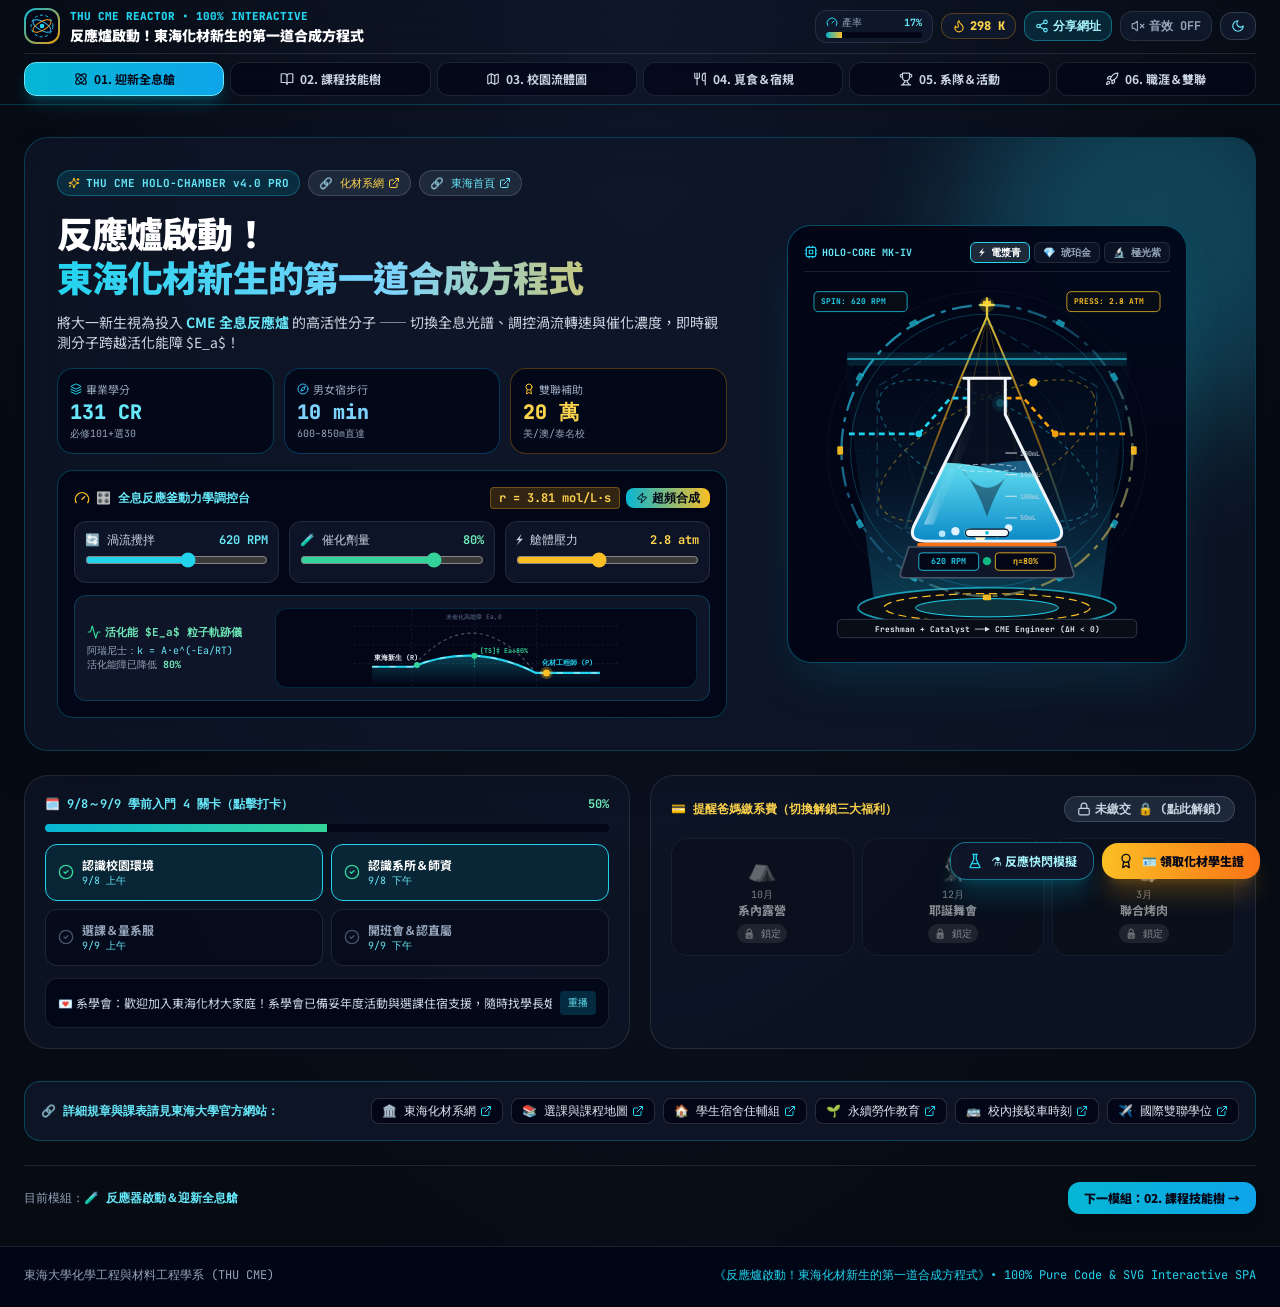
<file: index.html>
<!doctype html>
<html lang="zh-TW" class="dark">

<head>
  <meta charset="UTF-8" />
  <meta name="viewport" content="width=device-width, initial-scale=1.0, maximum-scale=5.0" />
  <title>反應爐啟動！東海化材新生的第一道合成方程式 | THU CME Reactor Console</title>
  <link rel="preconnect" href="https://fonts.googleapis.com">
  <link rel="preconnect" href="https://fonts.gstatic.com" crossorigin>
  <link
    href="https://fonts.googleapis.com/css2?family=Inter:wght@400;600;700;900&family=JetBrains+Mono:wght@400;600;700;800&family=Noto+Sans+TC:wght@400;500;700;900&display=swap"
    rel="stylesheet">
  <script type="module" crossorigin src="./assets/index-CS0-cRjy.js"></script>
  <link rel="stylesheet" crossorigin href="./assets/index-CqMVUluz.css">
</head>

<body
  class="bg-[#060B14] text-slate-100 antialiased selection:bg-cyan-500/30 selection:text-cyan-200 overflow-x-hidden">
  <div id="root"></div>
</body>

</html>
</file>
<file: assets/index-CqMVUluz.css>
*,:before,:after{--tw-border-spacing-x: 0;--tw-border-spacing-y: 0;--tw-translate-x: 0;--tw-translate-y: 0;--tw-rotate: 0;--tw-skew-x: 0;--tw-skew-y: 0;--tw-scale-x: 1;--tw-scale-y: 1;--tw-pan-x: ;--tw-pan-y: ;--tw-pinch-zoom: ;--tw-scroll-snap-strictness: proximity;--tw-gradient-from-position: ;--tw-gradient-via-position: ;--tw-gradient-to-position: ;--tw-ordinal: ;--tw-slashed-zero: ;--tw-numeric-figure: ;--tw-numeric-spacing: ;--tw-numeric-fraction: ;--tw-ring-inset: ;--tw-ring-offset-width: 0px;--tw-ring-offset-color: #fff;--tw-ring-color: rgb(59 130 246 / .5);--tw-ring-offset-shadow: 0 0 #0000;--tw-ring-shadow: 0 0 #0000;--tw-shadow: 0 0 #0000;--tw-shadow-colored: 0 0 #0000;--tw-blur: ;--tw-brightness: ;--tw-contrast: ;--tw-grayscale: ;--tw-hue-rotate: ;--tw-invert: ;--tw-saturate: ;--tw-sepia: ;--tw-drop-shadow: ;--tw-backdrop-blur: ;--tw-backdrop-brightness: ;--tw-backdrop-contrast: ;--tw-backdrop-grayscale: ;--tw-backdrop-hue-rotate: ;--tw-backdrop-invert: ;--tw-backdrop-opacity: ;--tw-backdrop-saturate: ;--tw-backdrop-sepia: ;--tw-contain-size: ;--tw-contain-layout: ;--tw-contain-paint: ;--tw-contain-style: }::backdrop{--tw-border-spacing-x: 0;--tw-border-spacing-y: 0;--tw-translate-x: 0;--tw-translate-y: 0;--tw-rotate: 0;--tw-skew-x: 0;--tw-skew-y: 0;--tw-scale-x: 1;--tw-scale-y: 1;--tw-pan-x: ;--tw-pan-y: ;--tw-pinch-zoom: ;--tw-scroll-snap-strictness: proximity;--tw-gradient-from-position: ;--tw-gradient-via-position: ;--tw-gradient-to-position: ;--tw-ordinal: ;--tw-slashed-zero: ;--tw-numeric-figure: ;--tw-numeric-spacing: ;--tw-numeric-fraction: ;--tw-ring-inset: ;--tw-ring-offset-width: 0px;--tw-ring-offset-color: #fff;--tw-ring-color: rgb(59 130 246 / .5);--tw-ring-offset-shadow: 0 0 #0000;--tw-ring-shadow: 0 0 #0000;--tw-shadow: 0 0 #0000;--tw-shadow-colored: 0 0 #0000;--tw-blur: ;--tw-brightness: ;--tw-contrast: ;--tw-grayscale: ;--tw-hue-rotate: ;--tw-invert: ;--tw-saturate: ;--tw-sepia: ;--tw-drop-shadow: ;--tw-backdrop-blur: ;--tw-backdrop-brightness: ;--tw-backdrop-contrast: ;--tw-backdrop-grayscale: ;--tw-backdrop-hue-rotate: ;--tw-backdrop-invert: ;--tw-backdrop-opacity: ;--tw-backdrop-saturate: ;--tw-backdrop-sepia: ;--tw-contain-size: ;--tw-contain-layout: ;--tw-contain-paint: ;--tw-contain-style: }*,:before,:after{box-sizing:border-box;border-width:0;border-style:solid;border-color:#e5e7eb}:before,:after{--tw-content: ""}html,:host{line-height:1.5;-webkit-text-size-adjust:100%;-moz-tab-size:4;-o-tab-size:4;tab-size:4;font-family:Noto Sans TC,Inter,system-ui,sans-serif;font-feature-settings:normal;font-variation-settings:normal;-webkit-tap-highlight-color:transparent}body{margin:0;line-height:inherit}hr{height:0;color:inherit;border-top-width:1px}abbr:where([title]){-webkit-text-decoration:underline dotted;text-decoration:underline dotted}h1,h2,h3,h4,h5,h6{font-size:inherit;font-weight:inherit}a{color:inherit;text-decoration:inherit}b,strong{font-weight:bolder}code,kbd,samp,pre{font-family:JetBrains Mono,monospace;font-feature-settings:normal;font-variation-settings:normal;font-size:1em}small{font-size:80%}sub,sup{font-size:75%;line-height:0;position:relative;vertical-align:baseline}sub{bottom:-.25em}sup{top:-.5em}table{text-indent:0;border-color:inherit;border-collapse:collapse}button,input,optgroup,select,textarea{font-family:inherit;font-feature-settings:inherit;font-variation-settings:inherit;font-size:100%;font-weight:inherit;line-height:inherit;letter-spacing:inherit;color:inherit;margin:0;padding:0}button,select{text-transform:none}button,input:where([type=button]),input:where([type=reset]),input:where([type=submit]){-webkit-appearance:button;background-color:transparent;background-image:none}:-moz-focusring{outline:auto}:-moz-ui-invalid{box-shadow:none}progress{vertical-align:baseline}::-webkit-inner-spin-button,::-webkit-outer-spin-button{height:auto}[type=search]{-webkit-appearance:textfield;outline-offset:-2px}::-webkit-search-decoration{-webkit-appearance:none}::-webkit-file-upload-button{-webkit-appearance:button;font:inherit}summary{display:list-item}blockquote,dl,dd,h1,h2,h3,h4,h5,h6,hr,figure,p,pre{margin:0}fieldset{margin:0;padding:0}legend{padding:0}ol,ul,menu{list-style:none;margin:0;padding:0}dialog{padding:0}textarea{resize:vertical}input::-moz-placeholder,textarea::-moz-placeholder{opacity:1;color:#9ca3af}input::placeholder,textarea::placeholder{opacity:1;color:#9ca3af}button,[role=button]{cursor:pointer}:disabled{cursor:default}img,svg,video,canvas,audio,iframe,embed,object{display:block;vertical-align:middle}img,video{max-width:100%;height:auto}[hidden]:where(:not([hidden=until-found])){display:none}html,body{font-family:Noto Sans TC,Inter,system-ui,-apple-system,sans-serif;overflow-x:hidden;max-width:100vw;-webkit-tap-highlight-color:transparent}.pointer-events-none{pointer-events:none}.static{position:static}.fixed{position:fixed}.absolute{position:absolute}.relative{position:relative}.sticky{position:sticky}.inset-0{top:0;right:0;bottom:0;left:0}.-right-24{right:-6rem}.-top-24{top:-6rem}.bottom-3{bottom:.75rem}.left-3{left:.75rem}.right-3{right:.75rem}.top-0{top:0}.z-0{z-index:0}.z-10{z-index:10}.z-40{z-index:40}.z-50{z-index:50}.mx-auto{margin-left:auto;margin-right:auto}.my-1{margin-top:.25rem;margin-bottom:.25rem}.mb-0\.5{margin-bottom:.125rem}.mb-1{margin-bottom:.25rem}.mb-2{margin-bottom:.5rem}.mb-3{margin-bottom:.75rem}.mb-3\.5{margin-bottom:.875rem}.mb-4{margin-bottom:1rem}.ml-1{margin-left:.25rem}.ml-2{margin-left:.5rem}.mt-0\.5{margin-top:.125rem}.mt-1{margin-top:.25rem}.mt-2{margin-top:.5rem}.mt-3{margin-top:.75rem}.mt-4{margin-top:1rem}.mt-6{margin-top:1.5rem}.mt-8{margin-top:2rem}.line-clamp-1{overflow:hidden;display:-webkit-box;-webkit-box-orient:vertical;-webkit-line-clamp:1}.line-clamp-2{overflow:hidden;display:-webkit-box;-webkit-box-orient:vertical;-webkit-line-clamp:2}.block{display:block}.inline-block{display:inline-block}.flex{display:flex}.inline-flex{display:inline-flex}.grid{display:grid}.hidden{display:none}.h-1\.5{height:.375rem}.h-14{height:3.5rem}.h-16{height:4rem}.h-2{height:.5rem}.h-20{height:5rem}.h-3{height:.75rem}.h-3\.5{height:.875rem}.h-32{height:8rem}.h-36{height:9rem}.h-4{height:1rem}.h-5{height:1.25rem}.h-7{height:1.75rem}.h-9{height:2.25rem}.h-96{height:24rem}.h-auto{height:auto}.h-full{height:100%}.max-h-\[90vh\]{max-height:90vh}.min-h-screen{min-height:100vh}.w-14{width:3.5rem}.w-16{width:4rem}.w-20{width:5rem}.w-3{width:.75rem}.w-3\.5{width:.875rem}.w-4{width:1rem}.w-44{width:11rem}.w-48{width:12rem}.w-5{width:1.25rem}.w-7{width:1.75rem}.w-9{width:2.25rem}.w-96{width:24rem}.w-full{width:100%}.min-w-0{min-width:0px}.max-w-7xl{max-width:80rem}.max-w-\[260px\]{max-width:260px}.max-w-\[290px\]{max-width:290px}.max-w-\[360px\]{max-width:360px}.max-w-full{max-width:100%}.max-w-lg{max-width:32rem}.max-w-md{max-width:28rem}.flex-1{flex:1 1 0%}.shrink-0{flex-shrink:0}.origin-center{transform-origin:center}.scale-\[1\.01\]{--tw-scale-x: 1.01;--tw-scale-y: 1.01;transform:translate(var(--tw-translate-x),var(--tw-translate-y)) rotate(var(--tw-rotate)) skew(var(--tw-skew-x)) skewY(var(--tw-skew-y)) scaleX(var(--tw-scale-x)) scaleY(var(--tw-scale-y))}.scale-\[1\.02\]{--tw-scale-x: 1.02;--tw-scale-y: 1.02;transform:translate(var(--tw-translate-x),var(--tw-translate-y)) rotate(var(--tw-rotate)) skew(var(--tw-skew-x)) skewY(var(--tw-skew-y)) scaleX(var(--tw-scale-x)) scaleY(var(--tw-scale-y))}.transform{transform:translate(var(--tw-translate-x),var(--tw-translate-y)) rotate(var(--tw-rotate)) skew(var(--tw-skew-x)) skewY(var(--tw-skew-y)) scaleX(var(--tw-scale-x)) scaleY(var(--tw-scale-y))}@keyframes bounce{0%,to{transform:translateY(-25%);animation-timing-function:cubic-bezier(.8,0,1,1)}50%{transform:none;animation-timing-function:cubic-bezier(0,0,.2,1)}}.animate-bounce{animation:bounce 1s infinite}@keyframes ping{75%,to{transform:scale(2);opacity:0}}.animate-ping{animation:ping 1s cubic-bezier(0,0,.2,1) infinite}@keyframes pulse{50%{opacity:.5}}.animate-pulse{animation:pulse 2s cubic-bezier(.4,0,.6,1) infinite}.animate-spin{animation:spin 1s linear infinite}.animate-spin-reverse{animation:spin 24s linear infinite reverse}@keyframes spin{to{transform:rotate(360deg)}}.animate-spin-slow{animation:spin 18s linear infinite}.cursor-pointer{cursor:pointer}.select-none{-webkit-user-select:none;-moz-user-select:none;user-select:none}.resize{resize:both}.grid-cols-1{grid-template-columns:repeat(1,minmax(0,1fr))}.grid-cols-2{grid-template-columns:repeat(2,minmax(0,1fr))}.grid-cols-3{grid-template-columns:repeat(3,minmax(0,1fr))}.flex-row{flex-direction:row}.flex-col{flex-direction:column}.flex-wrap{flex-wrap:wrap}.items-start{align-items:flex-start}.items-center{align-items:center}.justify-center{justify-content:center}.justify-between{justify-content:space-between}.gap-1{gap:.25rem}.gap-1\.5{gap:.375rem}.gap-2{gap:.5rem}.gap-2\.5{gap:.625rem}.gap-3{gap:.75rem}.gap-3\.5{gap:.875rem}.gap-4{gap:1rem}.gap-5{gap:1.25rem}.gap-6{gap:1.5rem}.space-y-1>:not([hidden])~:not([hidden]){--tw-space-y-reverse: 0;margin-top:calc(.25rem * calc(1 - var(--tw-space-y-reverse)));margin-bottom:calc(.25rem * var(--tw-space-y-reverse))}.space-y-1\.5>:not([hidden])~:not([hidden]){--tw-space-y-reverse: 0;margin-top:calc(.375rem * calc(1 - var(--tw-space-y-reverse)));margin-bottom:calc(.375rem * var(--tw-space-y-reverse))}.space-y-2>:not([hidden])~:not([hidden]){--tw-space-y-reverse: 0;margin-top:calc(.5rem * calc(1 - var(--tw-space-y-reverse)));margin-bottom:calc(.5rem * var(--tw-space-y-reverse))}.space-y-2\.5>:not([hidden])~:not([hidden]){--tw-space-y-reverse: 0;margin-top:calc(.625rem * calc(1 - var(--tw-space-y-reverse)));margin-bottom:calc(.625rem * var(--tw-space-y-reverse))}.space-y-3>:not([hidden])~:not([hidden]){--tw-space-y-reverse: 0;margin-top:calc(.75rem * calc(1 - var(--tw-space-y-reverse)));margin-bottom:calc(.75rem * var(--tw-space-y-reverse))}.space-y-3\.5>:not([hidden])~:not([hidden]){--tw-space-y-reverse: 0;margin-top:calc(.875rem * calc(1 - var(--tw-space-y-reverse)));margin-bottom:calc(.875rem * var(--tw-space-y-reverse))}.space-y-4>:not([hidden])~:not([hidden]){--tw-space-y-reverse: 0;margin-top:calc(1rem * calc(1 - var(--tw-space-y-reverse)));margin-bottom:calc(1rem * var(--tw-space-y-reverse))}.space-y-5>:not([hidden])~:not([hidden]){--tw-space-y-reverse: 0;margin-top:calc(1.25rem * calc(1 - var(--tw-space-y-reverse)));margin-bottom:calc(1.25rem * var(--tw-space-y-reverse))}.overflow-hidden{overflow:hidden}.overflow-visible{overflow:visible}.overflow-y-auto{overflow-y:auto}.overflow-x-hidden{overflow-x:hidden}.truncate{overflow:hidden;text-overflow:ellipsis;white-space:nowrap}.break-words{overflow-wrap:break-word}.rounded{border-radius:.25rem}.rounded-2xl{border-radius:1rem}.rounded-3xl{border-radius:1.5rem}.rounded-\[10px\]{border-radius:10px}.rounded-full{border-radius:9999px}.rounded-lg{border-radius:.5rem}.rounded-md{border-radius:.375rem}.rounded-xl{border-radius:.75rem}.border{border-width:1px}.border-2{border-width:2px}.border-b{border-bottom-width:1px}.border-t{border-top-width:1px}.border-amber-300{--tw-border-opacity: 1;border-color:rgb(252 211 77 / var(--tw-border-opacity, 1))}.border-amber-400{--tw-border-opacity: 1;border-color:rgb(251 191 36 / var(--tw-border-opacity, 1))}.border-amber-400\/30{border-color:#fbbf244d}.border-amber-400\/35{border-color:#fbbf2459}.border-amber-400\/40{border-color:#fbbf2466}.border-amber-400\/50{border-color:#fbbf2480}.border-amber-400\/60{border-color:#fbbf2499}.border-amber-400\/80{border-color:#fbbf24cc}.border-amber-500\/30{border-color:#f59e0b4d}.border-cyan-300{--tw-border-opacity: 1;border-color:rgb(103 232 249 / var(--tw-border-opacity, 1))}.border-cyan-400{--tw-border-opacity: 1;border-color:rgb(34 211 238 / var(--tw-border-opacity, 1))}.border-cyan-400\/30{border-color:#22d3ee4d}.border-cyan-400\/40{border-color:#22d3ee66}.border-cyan-400\/50{border-color:#22d3ee80}.border-cyan-400\/60{border-color:#22d3ee99}.border-cyan-500\/20{border-color:#06b6d433}.border-cyan-500\/25{border-color:#06b6d440}.border-cyan-500\/30{border-color:#06b6d44d}.border-cyan-500\/35{border-color:#06b6d459}.border-cyan-500\/40{border-color:#06b6d466}.border-emerald-400{--tw-border-opacity: 1;border-color:rgb(52 211 153 / var(--tw-border-opacity, 1))}.border-emerald-400\/40{border-color:#34d39966}.border-emerald-400\/50{border-color:#34d39980}.border-emerald-400\/60{border-color:#34d39999}.border-emerald-500\/30{border-color:#10b9814d}.border-orange-400\/60{border-color:#fb923c99}.border-purple-400\/50{border-color:#c084fc80}.border-purple-500\/30{border-color:#a855f74d}.border-rose-400\/70{border-color:#fb7185b3}.border-rose-500{--tw-border-opacity: 1;border-color:rgb(244 63 94 / var(--tw-border-opacity, 1))}.border-rose-500\/60{border-color:#f43f5e99}.border-rose-500\/70{border-color:#f43f5eb3}.border-sky-400\/50{border-color:#38bdf880}.border-sky-500\/30{border-color:#0ea5e94d}.border-white\/10{border-color:#ffffff1a}.border-white\/15{border-color:#ffffff26}.border-yellow-400\/50{border-color:#facc1580}.bg-\[\#040914\]{--tw-bg-opacity: 1;background-color:rgb(4 9 20 / var(--tw-bg-opacity, 1))}.bg-\[\#060B14\]{--tw-bg-opacity: 1;background-color:rgb(6 11 20 / var(--tw-bg-opacity, 1))}.bg-amber-400{--tw-bg-opacity: 1;background-color:rgb(251 191 36 / var(--tw-bg-opacity, 1))}.bg-amber-400\/20{background-color:#fbbf2433}.bg-amber-500\/10{background-color:#f59e0b1a}.bg-amber-500\/15{background-color:#f59e0b26}.bg-amber-500\/20{background-color:#f59e0b33}.bg-amber-950\/40{background-color:#451a0366}.bg-amber-950\/45{background-color:#451a0373}.bg-amber-950\/50{background-color:#451a0380}.bg-cyan-500{--tw-bg-opacity: 1;background-color:rgb(6 182 212 / var(--tw-bg-opacity, 1))}.bg-cyan-500\/15{background-color:#06b6d426}.bg-cyan-500\/20{background-color:#06b6d433}.bg-cyan-500\/25{background-color:#06b6d440}.bg-cyan-950{--tw-bg-opacity: 1;background-color:rgb(8 51 68 / var(--tw-bg-opacity, 1))}.bg-cyan-950\/45{background-color:#08334473}.bg-cyan-950\/60{background-color:#08334499}.bg-cyan-950\/85{background-color:#083344d9}.bg-emerald-400{--tw-bg-opacity: 1;background-color:rgb(52 211 153 / var(--tw-bg-opacity, 1))}.bg-emerald-500\/20{background-color:#10b98133}.bg-emerald-500\/25{background-color:#10b98140}.bg-emerald-950\/30{background-color:#022c224d}.bg-emerald-950\/40{background-color:#022c2266}.bg-orange-950\/40{background-color:#43140766}.bg-rose-500{--tw-bg-opacity: 1;background-color:rgb(244 63 94 / var(--tw-bg-opacity, 1))}.bg-rose-500\/20{background-color:#f43f5e33}.bg-rose-950\/45{background-color:#4c051973}.bg-rose-950\/50{background-color:#4c051980}.bg-rose-950\/60{background-color:#4c051999}.bg-rose-950\/80{background-color:#4c0519cc}.bg-sky-500\/20{background-color:#0ea5e933}.bg-slate-800{--tw-bg-opacity: 1;background-color:rgb(30 41 59 / var(--tw-bg-opacity, 1))}.bg-slate-900{--tw-bg-opacity: 1;background-color:rgb(15 23 42 / var(--tw-bg-opacity, 1))}.bg-slate-900\/65{background-color:#0f172aa6}.bg-slate-900\/70{background-color:#0f172ab3}.bg-slate-900\/75{background-color:#0f172abf}.bg-slate-900\/80{background-color:#0f172acc}.bg-slate-900\/90{background-color:#0f172ae6}.bg-slate-900\/95{background-color:#0f172af2}.bg-slate-950{--tw-bg-opacity: 1;background-color:rgb(2 6 23 / var(--tw-bg-opacity, 1))}.bg-slate-950\/40{background-color:#02061766}.bg-slate-950\/50{background-color:#02061780}.bg-slate-950\/60{background-color:#02061799}.bg-slate-950\/65{background-color:#020617a6}.bg-slate-950\/70{background-color:#020617b3}.bg-slate-950\/75{background-color:#020617bf}.bg-slate-950\/80{background-color:#020617cc}.bg-slate-950\/85{background-color:#020617d9}.bg-slate-950\/90{background-color:#020617e6}.bg-slate-950\/95{background-color:#020617f2}.bg-yellow-950\/30{background-color:#4220064d}.bg-\[radial-gradient\(ellipse_at_top\,\#0F172A_0\%\,\#060B14_75\%\)\]{background-image:radial-gradient(ellipse at top,#0f172a,#060b14 75%)}.bg-\[radial-gradient\(ellipse_at_top\,\#E0F2FE_0\%\,\#0F172A_100\%\)\]{background-image:radial-gradient(ellipse at top,#e0f2fe,#0f172a)}.bg-gradient-to-br{background-image:linear-gradient(to bottom right,var(--tw-gradient-stops))}.bg-gradient-to-r{background-image:linear-gradient(to right,var(--tw-gradient-stops))}.from-amber-400{--tw-gradient-from: #fbbf24 var(--tw-gradient-from-position);--tw-gradient-to: rgb(251 191 36 / 0) var(--tw-gradient-to-position);--tw-gradient-stops: var(--tw-gradient-from), var(--tw-gradient-to)}.from-amber-500\/25{--tw-gradient-from: rgb(245 158 11 / .25) var(--tw-gradient-from-position);--tw-gradient-to: rgb(245 158 11 / 0) var(--tw-gradient-to-position);--tw-gradient-stops: var(--tw-gradient-from), var(--tw-gradient-to)}.from-cyan-400{--tw-gradient-from: #22d3ee var(--tw-gradient-from-position);--tw-gradient-to: rgb(34 211 238 / 0) var(--tw-gradient-to-position);--tw-gradient-stops: var(--tw-gradient-from), var(--tw-gradient-to)}.from-cyan-500{--tw-gradient-from: #06b6d4 var(--tw-gradient-from-position);--tw-gradient-to: rgb(6 182 212 / 0) var(--tw-gradient-to-position);--tw-gradient-stops: var(--tw-gradient-from), var(--tw-gradient-to)}.from-cyan-500\/25{--tw-gradient-from: rgb(6 182 212 / .25) var(--tw-gradient-from-position);--tw-gradient-to: rgb(6 182 212 / 0) var(--tw-gradient-to-position);--tw-gradient-stops: var(--tw-gradient-from), var(--tw-gradient-to)}.from-emerald-500\/25{--tw-gradient-from: rgb(16 185 129 / .25) var(--tw-gradient-from-position);--tw-gradient-to: rgb(16 185 129 / 0) var(--tw-gradient-to-position);--tw-gradient-stops: var(--tw-gradient-from), var(--tw-gradient-to)}.from-purple-500\/25{--tw-gradient-from: rgb(168 85 247 / .25) var(--tw-gradient-from-position);--tw-gradient-to: rgb(168 85 247 / 0) var(--tw-gradient-to-position);--tw-gradient-stops: var(--tw-gradient-from), var(--tw-gradient-to)}.from-slate-950{--tw-gradient-from: #020617 var(--tw-gradient-from-position);--tw-gradient-to: rgb(2 6 23 / 0) var(--tw-gradient-to-position);--tw-gradient-stops: var(--tw-gradient-from), var(--tw-gradient-to)}.via-cyan-950\/60{--tw-gradient-to: rgb(8 51 68 / 0) var(--tw-gradient-to-position);--tw-gradient-stops: var(--tw-gradient-from), rgb(8 51 68 / .6) var(--tw-gradient-via-position), var(--tw-gradient-to)}.via-sky-300{--tw-gradient-to: rgb(125 211 252 / 0) var(--tw-gradient-to-position);--tw-gradient-stops: var(--tw-gradient-from), #7dd3fc var(--tw-gradient-via-position), var(--tw-gradient-to)}.to-amber-400{--tw-gradient-to: #fbbf24 var(--tw-gradient-to-position)}.to-amber-500{--tw-gradient-to: #f59e0b var(--tw-gradient-to-position)}.to-emerald-400{--tw-gradient-to: #34d399 var(--tw-gradient-to-position)}.to-indigo-600\/20{--tw-gradient-to: rgb(79 70 229 / .2) var(--tw-gradient-to-position)}.to-orange-500{--tw-gradient-to: #f97316 var(--tw-gradient-to-position)}.to-orange-600\/20{--tw-gradient-to: rgb(234 88 12 / .2) var(--tw-gradient-to-position)}.to-sky-500{--tw-gradient-to: #0ea5e9 var(--tw-gradient-to-position)}.to-sky-600\/20{--tw-gradient-to: rgb(2 132 199 / .2) var(--tw-gradient-to-position)}.to-slate-900{--tw-gradient-to: #0f172a var(--tw-gradient-to-position)}.to-teal-600\/20{--tw-gradient-to: rgb(13 148 136 / .2) var(--tw-gradient-to-position)}.bg-clip-text{-webkit-background-clip:text;background-clip:text}.p-0\.5{padding:.125rem}.p-1{padding:.25rem}.p-1\.5{padding:.375rem}.p-2{padding:.5rem}.p-2\.5{padding:.625rem}.p-3{padding:.75rem}.p-3\.5{padding:.875rem}.p-4{padding:1rem}.p-6{padding:1.5rem}.px-1\.5{padding-left:.375rem;padding-right:.375rem}.px-2{padding-left:.5rem;padding-right:.5rem}.px-2\.5{padding-left:.625rem;padding-right:.625rem}.px-3{padding-left:.75rem;padding-right:.75rem}.px-3\.5{padding-left:.875rem;padding-right:.875rem}.px-4{padding-left:1rem;padding-right:1rem}.py-0\.5{padding-top:.125rem;padding-bottom:.125rem}.py-1{padding-top:.25rem;padding-bottom:.25rem}.py-1\.5{padding-top:.375rem;padding-bottom:.375rem}.py-2{padding-top:.5rem;padding-bottom:.5rem}.py-2\.5{padding-top:.625rem;padding-bottom:.625rem}.py-3{padding-top:.75rem;padding-bottom:.75rem}.py-5{padding-top:1.25rem;padding-bottom:1.25rem}.pb-2{padding-bottom:.5rem}.pb-20{padding-bottom:5rem}.pb-3{padding-bottom:.75rem}.pt-1{padding-top:.25rem}.pt-2{padding-top:.5rem}.pt-2\.5{padding-top:.625rem}.pt-3{padding-top:.75rem}.pt-4{padding-top:1rem}.pt-5{padding-top:1.25rem}.text-left{text-align:left}.text-center{text-align:center}.text-right{text-align:right}.font-mono{font-family:JetBrains Mono,monospace}.text-2xl{font-size:1.5rem;line-height:2rem}.text-\[10px\]{font-size:10px}.text-\[11px\]{font-size:11px}.text-\[9px\]{font-size:9px}.text-base{font-size:1rem;line-height:1.5rem}.text-lg{font-size:1.125rem;line-height:1.75rem}.text-sm{font-size:.875rem;line-height:1.25rem}.text-xl{font-size:1.25rem;line-height:1.75rem}.text-xs{font-size:.75rem;line-height:1rem}.font-black{font-weight:900}.font-bold{font-weight:700}.font-extrabold{font-weight:800}.font-medium{font-weight:500}.font-semibold{font-weight:600}.leading-relaxed{line-height:1.625}.leading-snug{line-height:1.375}.leading-tight{line-height:1.25}.tracking-tight{letter-spacing:-.025em}.tracking-wide{letter-spacing:.025em}.text-amber-200{--tw-text-opacity: 1;color:rgb(253 230 138 / var(--tw-text-opacity, 1))}.text-amber-300{--tw-text-opacity: 1;color:rgb(252 211 77 / var(--tw-text-opacity, 1))}.text-amber-400{--tw-text-opacity: 1;color:rgb(251 191 36 / var(--tw-text-opacity, 1))}.text-cyan-200{--tw-text-opacity: 1;color:rgb(165 243 252 / var(--tw-text-opacity, 1))}.text-cyan-300{--tw-text-opacity: 1;color:rgb(103 232 249 / var(--tw-text-opacity, 1))}.text-cyan-400{--tw-text-opacity: 1;color:rgb(34 211 238 / var(--tw-text-opacity, 1))}.text-emerald-200{--tw-text-opacity: 1;color:rgb(167 243 208 / var(--tw-text-opacity, 1))}.text-emerald-300{--tw-text-opacity: 1;color:rgb(110 231 183 / var(--tw-text-opacity, 1))}.text-emerald-400{--tw-text-opacity: 1;color:rgb(52 211 153 / var(--tw-text-opacity, 1))}.text-rose-200{--tw-text-opacity: 1;color:rgb(254 205 211 / var(--tw-text-opacity, 1))}.text-rose-300{--tw-text-opacity: 1;color:rgb(253 164 175 / var(--tw-text-opacity, 1))}.text-rose-400{--tw-text-opacity: 1;color:rgb(251 113 133 / var(--tw-text-opacity, 1))}.text-sky-300{--tw-text-opacity: 1;color:rgb(125 211 252 / var(--tw-text-opacity, 1))}.text-sky-400{--tw-text-opacity: 1;color:rgb(56 189 248 / var(--tw-text-opacity, 1))}.text-slate-100{--tw-text-opacity: 1;color:rgb(241 245 249 / var(--tw-text-opacity, 1))}.text-slate-200{--tw-text-opacity: 1;color:rgb(226 232 240 / var(--tw-text-opacity, 1))}.text-slate-300{--tw-text-opacity: 1;color:rgb(203 213 225 / var(--tw-text-opacity, 1))}.text-slate-400{--tw-text-opacity: 1;color:rgb(148 163 184 / var(--tw-text-opacity, 1))}.text-slate-500{--tw-text-opacity: 1;color:rgb(100 116 139 / var(--tw-text-opacity, 1))}.text-slate-600{--tw-text-opacity: 1;color:rgb(71 85 105 / var(--tw-text-opacity, 1))}.text-slate-950{--tw-text-opacity: 1;color:rgb(2 6 23 / var(--tw-text-opacity, 1))}.text-transparent{color:transparent}.text-white{--tw-text-opacity: 1;color:rgb(255 255 255 / var(--tw-text-opacity, 1))}.antialiased{-webkit-font-smoothing:antialiased;-moz-osx-font-smoothing:grayscale}.accent-amber-400{accent-color:#fbbf24}.accent-cyan-400{accent-color:#22d3ee}.accent-emerald-400{accent-color:#34d399}.accent-sky-400{accent-color:#38bdf8}.opacity-25{opacity:.25}.opacity-55{opacity:.55}.opacity-65{opacity:.65}.shadow{--tw-shadow: 0 1px 3px 0 rgb(0 0 0 / .1), 0 1px 2px -1px rgb(0 0 0 / .1);--tw-shadow-colored: 0 1px 3px 0 var(--tw-shadow-color), 0 1px 2px -1px var(--tw-shadow-color);box-shadow:var(--tw-ring-offset-shadow, 0 0 #0000),var(--tw-ring-shadow, 0 0 #0000),var(--tw-shadow)}.shadow-2xl{--tw-shadow: 0 25px 50px -12px rgb(0 0 0 / .25);--tw-shadow-colored: 0 25px 50px -12px var(--tw-shadow-color);box-shadow:var(--tw-ring-offset-shadow, 0 0 #0000),var(--tw-ring-shadow, 0 0 #0000),var(--tw-shadow)}.shadow-inner{--tw-shadow: inset 0 2px 4px 0 rgb(0 0 0 / .05);--tw-shadow-colored: inset 0 2px 4px 0 var(--tw-shadow-color);box-shadow:var(--tw-ring-offset-shadow, 0 0 #0000),var(--tw-ring-shadow, 0 0 #0000),var(--tw-shadow)}.shadow-lg{--tw-shadow: 0 10px 15px -3px rgb(0 0 0 / .1), 0 4px 6px -4px rgb(0 0 0 / .1);--tw-shadow-colored: 0 10px 15px -3px var(--tw-shadow-color), 0 4px 6px -4px var(--tw-shadow-color);box-shadow:var(--tw-ring-offset-shadow, 0 0 #0000),var(--tw-ring-shadow, 0 0 #0000),var(--tw-shadow)}.shadow-sm{--tw-shadow: 0 1px 2px 0 rgb(0 0 0 / .05);--tw-shadow-colored: 0 1px 2px 0 var(--tw-shadow-color);box-shadow:var(--tw-ring-offset-shadow, 0 0 #0000),var(--tw-ring-shadow, 0 0 #0000),var(--tw-shadow)}.shadow-xl{--tw-shadow: 0 20px 25px -5px rgb(0 0 0 / .1), 0 8px 10px -6px rgb(0 0 0 / .1);--tw-shadow-colored: 0 20px 25px -5px var(--tw-shadow-color), 0 8px 10px -6px var(--tw-shadow-color);box-shadow:var(--tw-ring-offset-shadow, 0 0 #0000),var(--tw-ring-shadow, 0 0 #0000),var(--tw-shadow)}.shadow-amber-500\/20{--tw-shadow-color: rgb(245 158 11 / .2);--tw-shadow: var(--tw-shadow-colored)}.shadow-amber-500\/25{--tw-shadow-color: rgb(245 158 11 / .25);--tw-shadow: var(--tw-shadow-colored)}.shadow-amber-500\/30{--tw-shadow-color: rgb(245 158 11 / .3);--tw-shadow: var(--tw-shadow-colored)}.shadow-cyan-500\/15{--tw-shadow-color: rgb(6 182 212 / .15);--tw-shadow: var(--tw-shadow-colored)}.shadow-cyan-500\/20{--tw-shadow-color: rgb(6 182 212 / .2);--tw-shadow: var(--tw-shadow-colored)}.shadow-cyan-500\/25{--tw-shadow-color: rgb(6 182 212 / .25);--tw-shadow: var(--tw-shadow-colored)}.ring-2{--tw-ring-offset-shadow: var(--tw-ring-inset) 0 0 0 var(--tw-ring-offset-width) var(--tw-ring-offset-color);--tw-ring-shadow: var(--tw-ring-inset) 0 0 0 calc(2px + var(--tw-ring-offset-width)) var(--tw-ring-color);box-shadow:var(--tw-ring-offset-shadow),var(--tw-ring-shadow),var(--tw-shadow, 0 0 #0000)}.ring-amber-400{--tw-ring-opacity: 1;--tw-ring-color: rgb(251 191 36 / var(--tw-ring-opacity, 1))}.ring-cyan-400\/50{--tw-ring-color: rgb(34 211 238 / .5)}.blur-3xl{--tw-blur: blur(64px);filter:var(--tw-blur) var(--tw-brightness) var(--tw-contrast) var(--tw-grayscale) var(--tw-hue-rotate) var(--tw-invert) var(--tw-saturate) var(--tw-sepia) var(--tw-drop-shadow)}.grayscale{--tw-grayscale: grayscale(100%);filter:var(--tw-blur) var(--tw-brightness) var(--tw-contrast) var(--tw-grayscale) var(--tw-hue-rotate) var(--tw-invert) var(--tw-saturate) var(--tw-sepia) var(--tw-drop-shadow)}.filter{filter:var(--tw-blur) var(--tw-brightness) var(--tw-contrast) var(--tw-grayscale) var(--tw-hue-rotate) var(--tw-invert) var(--tw-saturate) var(--tw-sepia) var(--tw-drop-shadow)}.backdrop-blur-md{--tw-backdrop-blur: blur(12px);-webkit-backdrop-filter:var(--tw-backdrop-blur) var(--tw-backdrop-brightness) var(--tw-backdrop-contrast) var(--tw-backdrop-grayscale) var(--tw-backdrop-hue-rotate) var(--tw-backdrop-invert) var(--tw-backdrop-opacity) var(--tw-backdrop-saturate) var(--tw-backdrop-sepia);backdrop-filter:var(--tw-backdrop-blur) var(--tw-backdrop-brightness) var(--tw-backdrop-contrast) var(--tw-backdrop-grayscale) var(--tw-backdrop-hue-rotate) var(--tw-backdrop-invert) var(--tw-backdrop-opacity) var(--tw-backdrop-saturate) var(--tw-backdrop-sepia)}.backdrop-blur-xl{--tw-backdrop-blur: blur(24px);-webkit-backdrop-filter:var(--tw-backdrop-blur) var(--tw-backdrop-brightness) var(--tw-backdrop-contrast) var(--tw-backdrop-grayscale) var(--tw-backdrop-hue-rotate) var(--tw-backdrop-invert) var(--tw-backdrop-opacity) var(--tw-backdrop-saturate) var(--tw-backdrop-sepia);backdrop-filter:var(--tw-backdrop-blur) var(--tw-backdrop-brightness) var(--tw-backdrop-contrast) var(--tw-backdrop-grayscale) var(--tw-backdrop-hue-rotate) var(--tw-backdrop-invert) var(--tw-backdrop-opacity) var(--tw-backdrop-saturate) var(--tw-backdrop-sepia)}.transition-all{transition-property:all;transition-timing-function:cubic-bezier(.4,0,.2,1);transition-duration:.15s}.transition-colors{transition-property:color,background-color,border-color,text-decoration-color,fill,stroke;transition-timing-function:cubic-bezier(.4,0,.2,1);transition-duration:.15s}.transition-opacity{transition-property:opacity;transition-timing-function:cubic-bezier(.4,0,.2,1);transition-duration:.15s}.transition-transform{transition-property:transform;transition-timing-function:cubic-bezier(.4,0,.2,1);transition-duration:.15s}.duration-200{transition-duration:.2s}.duration-300{transition-duration:.3s}.duration-500{transition-duration:.5s}.duration-700{transition-duration:.7s}::-webkit-scrollbar{width:8px;height:8px}::-webkit-scrollbar-track{background:#060b14cc}::-webkit-scrollbar-thumb{background:#06b6d459;border-radius:9999px}::-webkit-scrollbar-thumb:hover{background:#06b6d4a6}@keyframes flowDash{to{stroke-dashoffset:-48}}.animate-flow-dash{animation:flowDash 1.4s linear infinite}@keyframes flowDashFast{to{stroke-dashoffset:-64}}.animate-flow-fast{animation:flowDashFast .8s linear infinite}@keyframes bubbleRise{0%{transform:translateY(0) scale(.8);opacity:0}40%{opacity:.9}to{transform:translateY(-82px) scale(1.3);opacity:0}}.animate-bubble-1{animation:bubbleRise 2.6s ease-in infinite}.animate-bubble-2{animation:bubbleRise 3.2s ease-in .7s infinite}.animate-bubble-3{animation:bubbleRise 2.1s ease-in 1.3s infinite}.animate-bubble-4{animation:bubbleRise 2.9s ease-in .4s infinite}@keyframes holoScan{0%,to{transform:translateY(0);opacity:.25}50%{transform:translateY(230px);opacity:.75}}.animate-holo-scan{animation:holoScan 4.2s ease-in-out infinite}@keyframes floatSlow{0%,to{transform:translateY(0)}50%{transform:translateY(-6px)}}.animate-float-slow{animation:floatSlow 3.6s ease-in-out infinite}@keyframes radarSweep{0%{transform:rotate(0)}to{transform:rotate(360deg)}}.animate-radar-sweep{transform-origin:center;animation:radarSweep 6s linear infinite}@keyframes waveSlide{0%,to{transform:translate(0)}50%{transform:translate(-18px)}}.animate-wave-slide{animation:waveSlide 3.2s ease-in-out infinite}@keyframes pistonPump{0%,to{transform:translateY(0)}50%{transform:translateY(8px)}}.animate-piston{animation:pistonPump 1.2s ease-in-out infinite}@keyframes dangerShake{0%,to{transform:translate(0)}20%{transform:translate(-4px) rotate(-.5deg)}40%{transform:translate(4px) rotate(.5deg)}60%{transform:translate(-3px)}80%{transform:translate(3px)}}.animate-danger-shake{animation:dangerShake .45s ease-in-out infinite}.selection\:bg-cyan-500\/30 *::-moz-selection{background-color:#06b6d44d}.selection\:bg-cyan-500\/30 *::selection{background-color:#06b6d44d}.selection\:text-cyan-200 *::-moz-selection{--tw-text-opacity: 1;color:rgb(165 243 252 / var(--tw-text-opacity, 1))}.selection\:text-cyan-200 *::selection{--tw-text-opacity: 1;color:rgb(165 243 252 / var(--tw-text-opacity, 1))}.selection\:bg-cyan-500\/30::-moz-selection{background-color:#06b6d44d}.selection\:bg-cyan-500\/30::selection{background-color:#06b6d44d}.selection\:text-cyan-200::-moz-selection{--tw-text-opacity: 1;color:rgb(165 243 252 / var(--tw-text-opacity, 1))}.selection\:text-cyan-200::selection{--tw-text-opacity: 1;color:rgb(165 243 252 / var(--tw-text-opacity, 1))}.hover\:-translate-y-0\.5:hover{--tw-translate-y: -.125rem;transform:translate(var(--tw-translate-x),var(--tw-translate-y)) rotate(var(--tw-rotate)) skew(var(--tw-skew-x)) skewY(var(--tw-skew-y)) scaleX(var(--tw-scale-x)) scaleY(var(--tw-scale-y))}.hover\:border-cyan-400\/40:hover{border-color:#22d3ee66}.hover\:border-cyan-400\/50:hover{border-color:#22d3ee80}.hover\:border-cyan-400\/60:hover{border-color:#22d3ee99}.hover\:border-white\/25:hover{border-color:#ffffff40}.hover\:bg-amber-300:hover{--tw-bg-opacity: 1;background-color:rgb(252 211 77 / var(--tw-bg-opacity, 1))}.hover\:bg-amber-500\/30:hover{background-color:#f59e0b4d}.hover\:bg-cyan-500\/25:hover{background-color:#06b6d440}.hover\:bg-cyan-500\/30:hover{background-color:#06b6d44d}.hover\:bg-emerald-500\/30:hover{background-color:#10b9814d}.hover\:bg-slate-700:hover{--tw-bg-opacity: 1;background-color:rgb(51 65 85 / var(--tw-bg-opacity, 1))}.hover\:bg-slate-800:hover{--tw-bg-opacity: 1;background-color:rgb(30 41 59 / var(--tw-bg-opacity, 1))}.hover\:bg-slate-900:hover{--tw-bg-opacity: 1;background-color:rgb(15 23 42 / var(--tw-bg-opacity, 1))}.hover\:from-amber-300:hover{--tw-gradient-from: #fcd34d var(--tw-gradient-from-position);--tw-gradient-to: rgb(252 211 77 / 0) var(--tw-gradient-to-position);--tw-gradient-stops: var(--tw-gradient-from), var(--tw-gradient-to)}.hover\:from-cyan-400:hover{--tw-gradient-from: #22d3ee var(--tw-gradient-from-position);--tw-gradient-to: rgb(34 211 238 / 0) var(--tw-gradient-to-position);--tw-gradient-stops: var(--tw-gradient-from), var(--tw-gradient-to)}.hover\:to-orange-400:hover{--tw-gradient-to: #fb923c var(--tw-gradient-to-position)}.hover\:to-sky-400:hover{--tw-gradient-to: #38bdf8 var(--tw-gradient-to-position)}.hover\:text-cyan-300:hover{--tw-text-opacity: 1;color:rgb(103 232 249 / var(--tw-text-opacity, 1))}.hover\:text-slate-200:hover{--tw-text-opacity: 1;color:rgb(226 232 240 / var(--tw-text-opacity, 1))}.hover\:text-white:hover{--tw-text-opacity: 1;color:rgb(255 255 255 / var(--tw-text-opacity, 1))}.hover\:brightness-110:hover{--tw-brightness: brightness(1.1);filter:var(--tw-blur) var(--tw-brightness) var(--tw-contrast) var(--tw-grayscale) var(--tw-hue-rotate) var(--tw-invert) var(--tw-saturate) var(--tw-sepia) var(--tw-drop-shadow)}.focus\:border-cyan-400:focus{--tw-border-opacity: 1;border-color:rgb(34 211 238 / var(--tw-border-opacity, 1))}.focus\:outline-none:focus{outline:2px solid transparent;outline-offset:2px}.group:hover .group-hover\:scale-110{--tw-scale-x: 1.1;--tw-scale-y: 1.1;transform:translate(var(--tw-translate-x),var(--tw-translate-y)) rotate(var(--tw-rotate)) skew(var(--tw-skew-x)) skewY(var(--tw-skew-y)) scaleX(var(--tw-scale-x)) scaleY(var(--tw-scale-y))}@media (min-width: 640px){.sm\:bottom-5{bottom:1.25rem}.sm\:left-auto{left:auto}.sm\:right-5{right:1.25rem}.sm\:col-span-5{grid-column:span 5 / span 5}.sm\:col-span-7{grid-column:span 7 / span 7}.sm\:inline{display:inline}.sm\:h-16{height:4rem}.sm\:h-36{height:9rem}.sm\:h-4{height:1rem}.sm\:h-40{height:10rem}.sm\:w-16{width:4rem}.sm\:w-24{width:6rem}.sm\:w-4{width:1rem}.sm\:w-44{width:11rem}.sm\:w-full{width:100%}.sm\:max-w-\[280px\]{max-width:280px}.sm\:max-w-\[400px\]{max-width:400px}.sm\:grid-cols-12{grid-template-columns:repeat(12,minmax(0,1fr))}.sm\:grid-cols-2{grid-template-columns:repeat(2,minmax(0,1fr))}.sm\:grid-cols-3{grid-template-columns:repeat(3,minmax(0,1fr))}.sm\:grid-cols-4{grid-template-columns:repeat(4,minmax(0,1fr))}.sm\:flex-row{flex-direction:row}.sm\:items-center{align-items:center}.sm\:justify-end{justify-content:flex-end}.sm\:gap-2{gap:.5rem}.sm\:gap-2\.5{gap:.625rem}.sm\:gap-4{gap:1rem}.sm\:gap-5{gap:1.25rem}.sm\:gap-6{gap:1.5rem}.sm\:space-y-5>:not([hidden])~:not([hidden]){--tw-space-y-reverse: 0;margin-top:calc(1.25rem * calc(1 - var(--tw-space-y-reverse)));margin-bottom:calc(1.25rem * var(--tw-space-y-reverse))}.sm\:space-y-6>:not([hidden])~:not([hidden]){--tw-space-y-reverse: 0;margin-top:calc(1.5rem * calc(1 - var(--tw-space-y-reverse)));margin-bottom:calc(1.5rem * var(--tw-space-y-reverse))}.sm\:truncate{overflow:hidden;text-overflow:ellipsis;white-space:nowrap}.sm\:rounded-3xl{border-radius:1.5rem}.sm\:p-2\.5{padding:.625rem}.sm\:p-3{padding:.75rem}.sm\:p-4{padding:1rem}.sm\:p-5{padding:1.25rem}.sm\:p-6{padding:1.5rem}.sm\:px-2\.5{padding-left:.625rem;padding-right:.625rem}.sm\:px-3{padding-left:.75rem;padding-right:.75rem}.sm\:px-4{padding-left:1rem;padding-right:1rem}.sm\:px-6{padding-left:1.5rem;padding-right:1.5rem}.sm\:py-2{padding-top:.5rem;padding-bottom:.5rem}.sm\:py-2\.5{padding-top:.625rem;padding-bottom:.625rem}.sm\:py-8{padding-top:2rem;padding-bottom:2rem}.sm\:pb-6{padding-bottom:1.5rem}.sm\:text-left{text-align:left}.sm\:text-2xl{font-size:1.5rem;line-height:2rem}.sm\:text-3xl{font-size:1.875rem;line-height:2.25rem}.sm\:text-\[10px\]{font-size:10px}.sm\:text-\[11px\]{font-size:11px}.sm\:text-base{font-size:1rem;line-height:1.5rem}.sm\:text-lg{font-size:1.125rem;line-height:1.75rem}.sm\:text-sm{font-size:.875rem;line-height:1.25rem}.sm\:text-xl{font-size:1.25rem;line-height:1.75rem}.sm\:text-xs{font-size:.75rem;line-height:1rem}}@media (min-width: 768px){.md\:inline{display:inline}.md\:grid-cols-2{grid-template-columns:repeat(2,minmax(0,1fr))}.md\:p-8{padding:2rem}.md\:text-4xl{font-size:2.25rem;line-height:2.5rem}}@media (min-width: 1024px){.lg\:col-span-5{grid-column:span 5 / span 5}.lg\:col-span-6{grid-column:span 6 / span 6}.lg\:col-span-7{grid-column:span 7 / span 7}.lg\:grid-cols-1{grid-template-columns:repeat(1,minmax(0,1fr))}.lg\:grid-cols-12{grid-template-columns:repeat(12,minmax(0,1fr))}.lg\:grid-cols-4{grid-template-columns:repeat(4,minmax(0,1fr))}.lg\:grid-cols-6{grid-template-columns:repeat(6,minmax(0,1fr))}.lg\:grid-cols-7{grid-template-columns:repeat(7,minmax(0,1fr))}}
</file>
